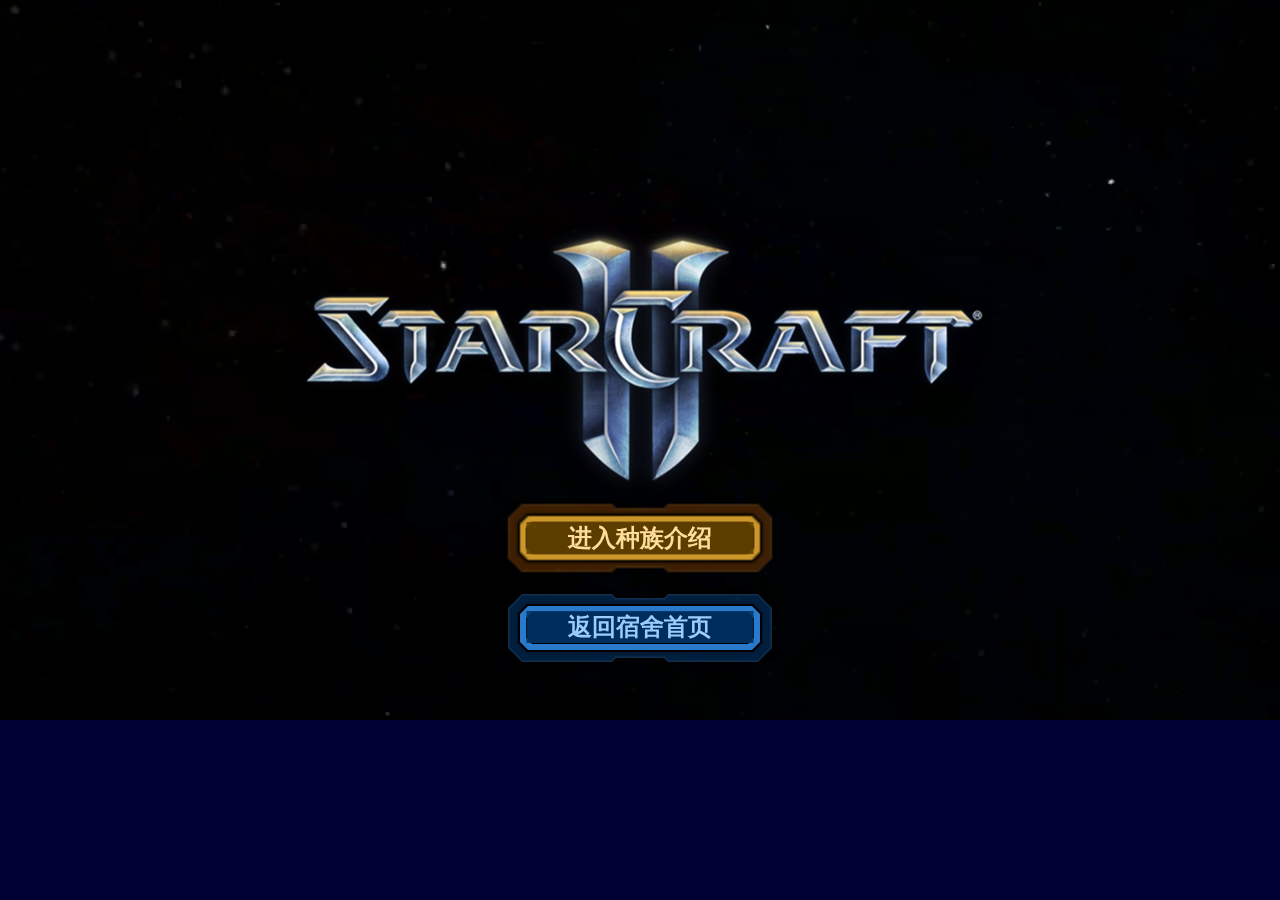
<file: index.html>
<!DOCTYPE html>
<html lang="en">
<head>
    <meta charset="UTF-8">
    <meta name="viewport" content="width=device-width, initial-scale=1.0">
    <title>首页</title>
    <style>
        body{
            background-color: #000033;
        }
        .above{
            position: absolute;
            top: 40%;
            left: 50%;
            transform: translate(-50%, -50%);
            justify-content: center;
            text-align: center;
        }
        .btd{
            position: absolute;
            top: 60%;
            left: 50%;
            transform: translate(-50%, -50%);
        }
        .btd img{
            transform: scale(2);
        }
        .btd1{
            position: absolute;
            text-align: center;
            top: 45%;
            left: 50%;
            width: 227px;
            transform: translate(-50%, -50%);
            font-size: x-large;
            font-weight: 700;
            color: #fd9;
            background-color:rgba(102,68,0,0.9);
            user-select: none;
        }
        .btd1:hover{
            color: #fff;
            background-color:rgba(178, 121, 6, 0.9);
            cursor:pointer;
        }
        .Btd{
            position: absolute;
            top: 70%;
            left: 50%;
            transform: translate(-50%, -50%);
        }
        .Btd1{
            position: absolute;
            text-align: center;
            top: 47%;
            left: 50%;
            width: 227px;
            transform: translate(-50%, -50%);
            font-size: x-large;
            font-weight: 700;
            color: #9cf;
            background-color:rgba(0,51,102,.9);
            user-select: none;
        }
        .Btd1:hover{
            color: #fff;
            background-color:rgba(0, 86, 172, 0.9);;
            cursor:pointer;
        }
        a{
            text-decoration:none;
        }
        video{
            position: absolute;
            top: 0px;
            left: 0px;
        }
    </style>
</head>
    <body>
        <video playsinline="true" autoplay="true" muted="true" loop="true" width=100%>
            <source src="./vedios/login.mp4" type="video/mp4">
        </video>
        <div class="above"><img src="./images/logo.png" alt=""></div>
        <div class="btd">
            <div>
                <img src="./images/buttom.png" alt=""> 
                <a href="./webs/home.html" class="btd1">进入种族介绍</a>
            </div>
        </div>
        <div class="Btd">
            <img src="./images/return.png" alt=""> 
            <a href="./sample.html" class="Btd1">返回宿舍首页</a>
        </div>
    </body>
</html>
</file>
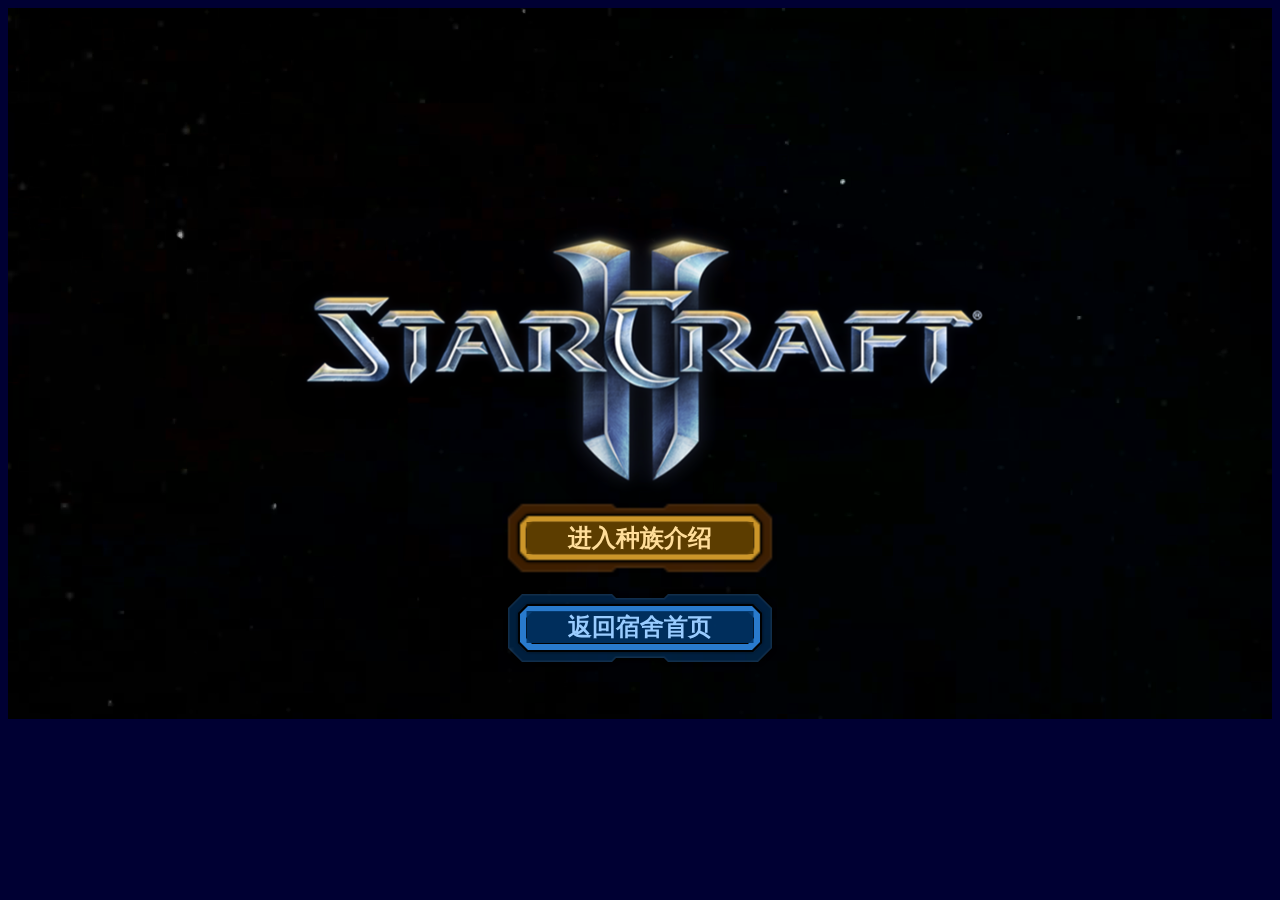
<file: login.html>
<!DOCTYPE html>
<html lang="en">
<head>
    <meta charset="UTF-8">
    <meta name="viewport" content="width=device-width, initial-scale=1.0">
    <title>login</title>
    <style>
        body{
            background-color: #000033;
        }
        .above{
            position: absolute;
            top: 40%;
            left: 50%;
            transform: translate(-50%, -50%);
            justify-content: center;
            text-align: center;
        }
        .btd{
            position: absolute;
            top: 60%;
            left: 50%;
            transform: translate(-50%, -50%);
        }
        .btd img{
            transform: scale(2);
        }
        .btd1{
            position: absolute;
            text-align: center;
            top: 45%;
            left: 50%;
            width: 227px;
            transform: translate(-50%, -50%);
            font-size: x-large;
            font-weight: 700;
            color: #fd9;
            background-color:rgba(102,68,0,0.9);
            user-select: none;
        }
        .btd1:hover{
            color: #fff;
            background-color:rgba(178, 121, 6, 0.9);
            cursor:pointer;
        }
        .Btd{
            position: absolute;
            top: 70%;
            left: 50%;
            transform: translate(-50%, -50%);
        }
        .Btd1{
            position: absolute;
            text-align: center;
            top: 47%;
            left: 50%;
            width: 227px;
            transform: translate(-50%, -50%);
            font-size: x-large;
            font-weight: 700;
            color: #9cf;
            background-color:rgba(0,51,102,.9);
            user-select: none;
        }
        .Btd1:hover{
            color: #fff;
            background-color:rgba(0, 86, 172, 0.9);;
            cursor:pointer;
        }
        a{
            text-decoration:none;
        }
    </style>
</head>
    <body>
        <video playsinline="true" autoplay="true" muted="true" loop="true" width=100%>
            <source src="./login.mp4" type="video/mp4">
        </video>
        <div class="above"><img src="./logo.png" alt=""></div>
        <div class="btd">
            <div>
                <img src="./buttom.png" alt=""> 
                <a href="./home.html" class="btd1">进入种族介绍</a>
            </div>
        </div>
        <div class="Btd">
            <img src="./return.png" alt=""> 
            <a href="./sample.html" class="Btd1">返回宿舍首页</a>
        </div>
    </body>
</html>
</file>
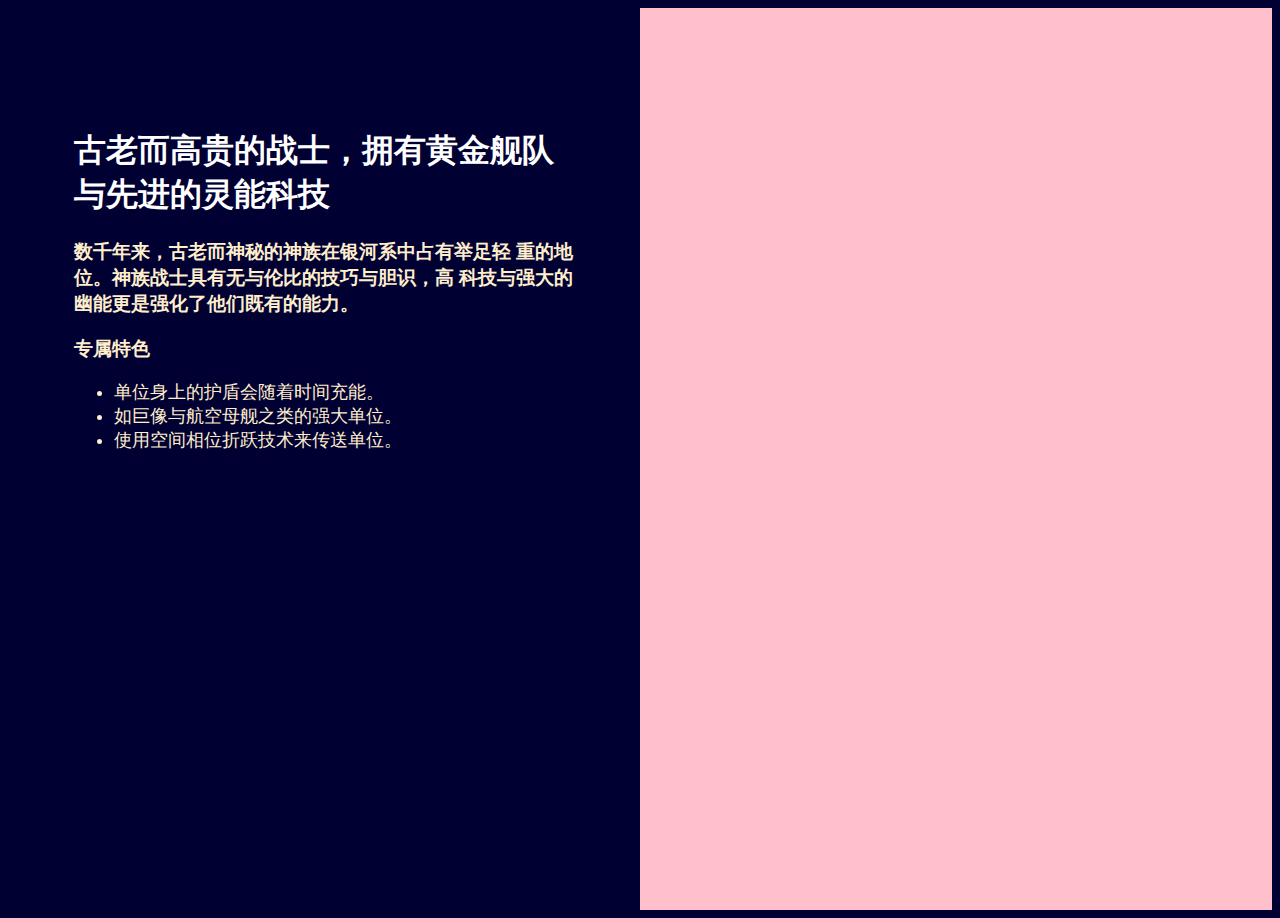
<file: protoss.html>
<!DOCTYPE html>
<html lang="en">
<head>
    <meta charset="UTF-8">
    <meta name="viewport" content="width=device-width, initial-scale=1.0">
    <title>星灵</title>
    <style>
        body{
            background-color: #000033;
        }
        .container {
            display: flex;
            flex: 1;
            background-color: #000033;
            width: 50%;
            height: 100vh;
            align-items: center;
            justify-content: center;
        }
        ul {
        list-style-type: disc;
        color: #fec;
        } 
        h1{
            color: #fff;
        }
        h3{
            color: #fec;
        }
        li{
            color:#fec;
            font-size: large;
        }
        .inner{
            width:500px;
            height: 700px;
        }
        .pic{
            width: auto;
            height:33.4vh;
            background-color:pink;
        }
        .outer {
            display: flex;
        }
        .right {
            flex: 1;
        }
    </style>
</head>
<body>
<div class="outer"> 
    <div class="container">
        <div class="inner">
        <h1>古老而高贵的战士，拥有黄金舰队与先进的灵能科技</h1>
        <h3>数千年来，古老而神秘的神族在银河系中占有举足轻
            重的地位。神族战士具有无与伦比的技巧与胆识，高
            科技与强大的幽能更是强化了他们既有的能力。</h3>
        <h3>专属特色</h3>
        <ul>
            <li>单位身上的护盾会随着时间充能。</li>
            <li>如巨像与航空母舰之类的强大单位。</li>
            <li>使用空间相位折跃技术来传送单位。</li>
        </ul>
        </div>
    </div>
    <div class="right">
        <div class="pic"></div>
        <div class="pic"></div>
        <div class="pic"></div>
    </div>
</div>
  </body>
</html>
</file>
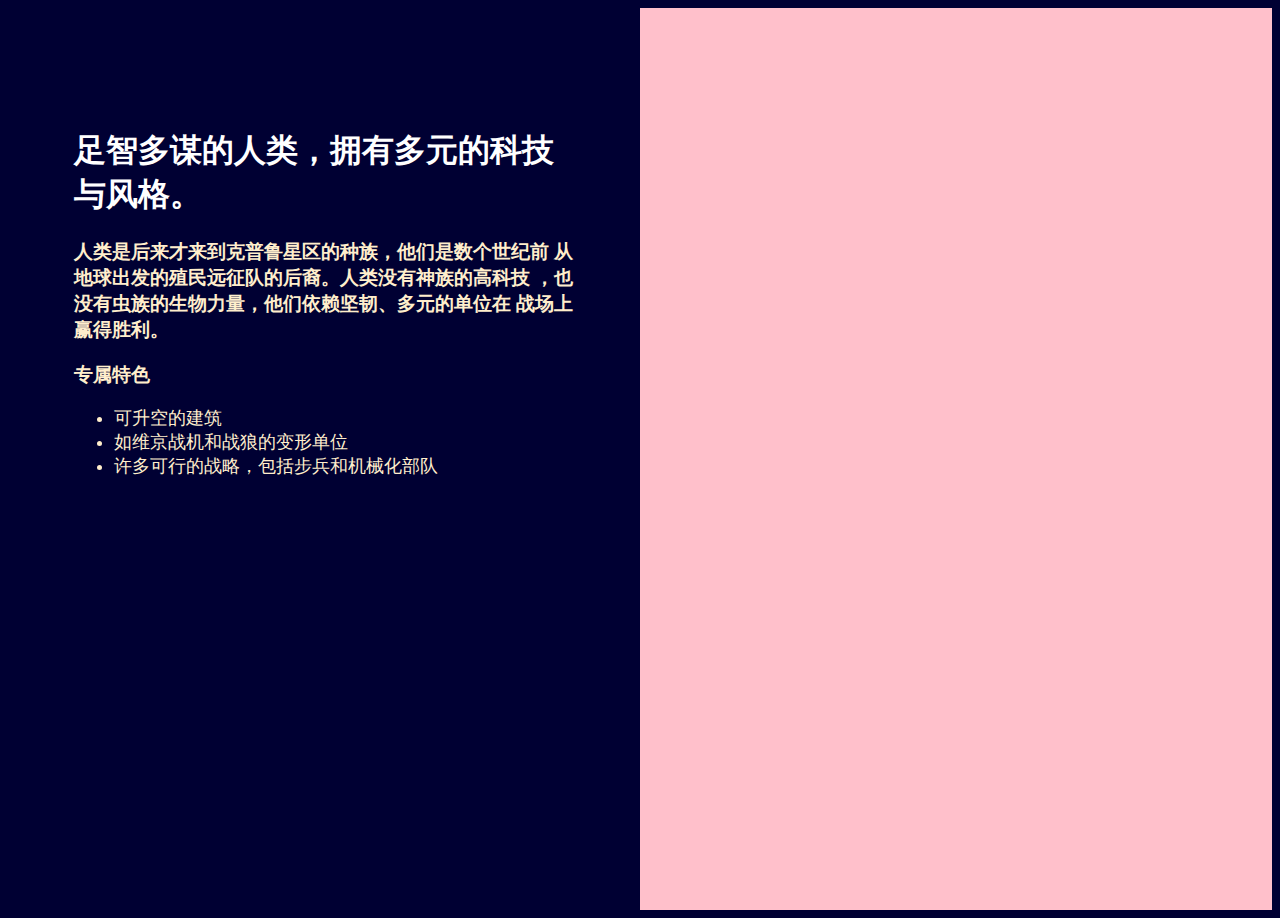
<file: terran.html>
<!DOCTYPE html>
<html lang="en">
<head>
    <meta charset="UTF-8">
    <meta name="viewport" content="width=device-width, initial-scale=1.0">
    <title>人类</title>
    <style>
        body{
            background-color: #000033;
        }
        .container {
            display: flex;
            flex: 1;
            background-color: #000033;
            width: 50%;
            height: 100vh;
            align-items: center;
            justify-content: center;
        }
        ul {
        list-style-type: disc;
        color: #fec;
        } 
        h1{
            color: #fff;
        }
        h3{
            color: #fec;
        }
        li{
            color:#fec;
            font-size: large;
        }
        .inner{
            width:500px;
            height: 700px;
        }
        .pic{
            width: auto;
            height:33.4vh;
            background-color:pink;
        }
        .outer {
            display: flex;
        }
        .right {
            flex: 1;
        }
    </style>
</head>
<body>
<div class="outer"> 
    <div class="container">
        <div class="inner">
        <h1>足智多谋的人类，拥有多元的科技与风格。</h1>
        <h3>人类是后来才来到克普鲁星区的种族，他们是数个世纪前
            从地球出发的殖民远征队的后裔。人类没有神族的高科技
            ，也没有虫族的生物力量，他们依赖坚韧、多元的单位在
            战场上赢得胜利。</h3>
        <h3>专属特色</h3>
        <ul>
            <li>可升空的建筑</li>
            <li>如维京战机和战狼的变形单位</li>
            <li>许多可行的战略，包括步兵和机械化部队</li>
        </ul>
        </div>
    </div>
    <div class="right">
        <div class="pic"></div>
        <div class="pic"></div>
        <div class="pic"></div>
    </div>
</div>
  </body>
</html>
</file>
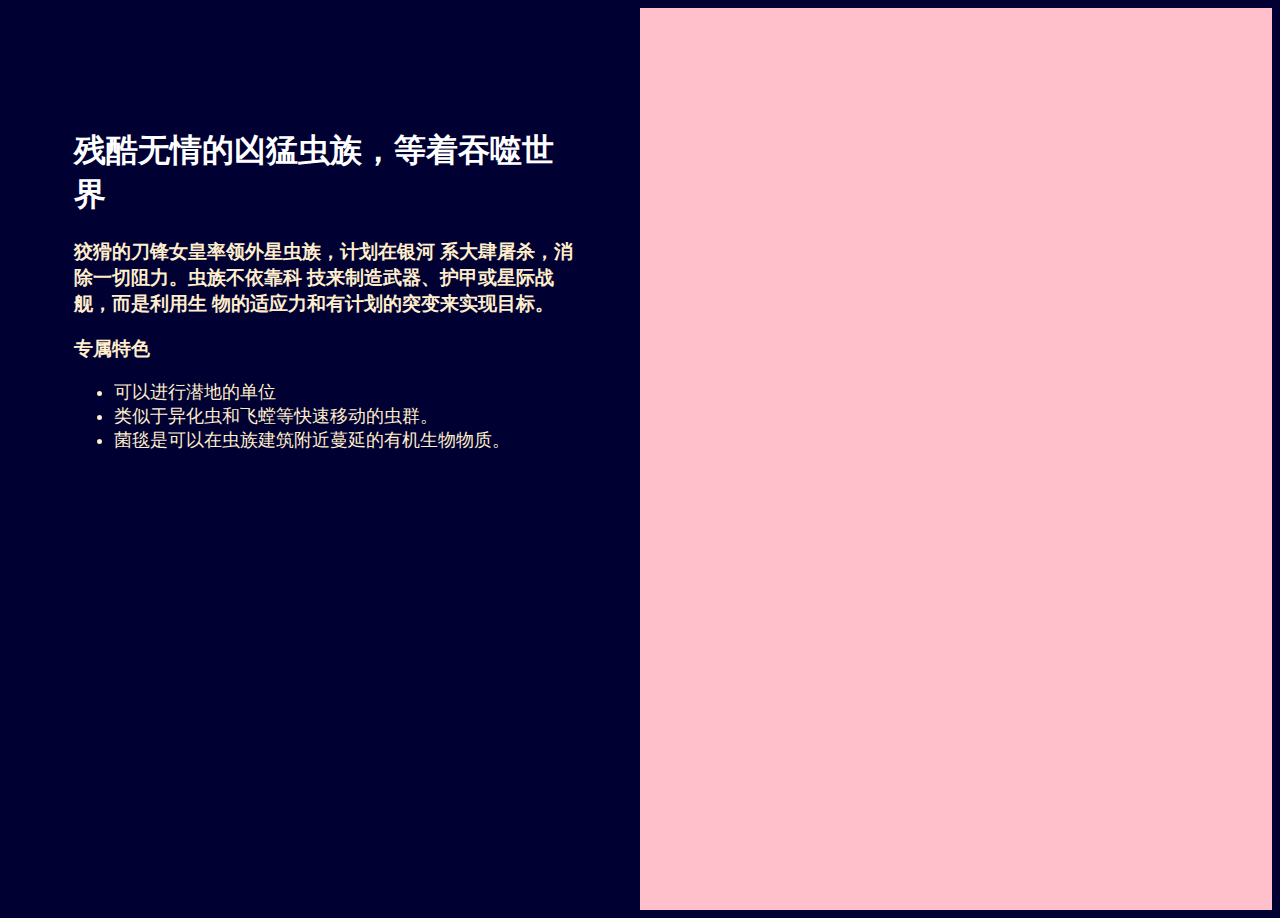
<file: zerg.html>
<!DOCTYPE html>
<html lang="en">
<head>
    <meta charset="UTF-8">
    <meta name="viewport" content="width=device-width, initial-scale=1.0">
    <title>虫族</title>
    <style>
        body{
            background-color: #000033;
        }
        .container {
            display: flex;
            flex: 1;
            background-color: #000033;
            width: 50%;
            height: 100vh;
            align-items: center;
            justify-content: center;
        }
        ul {
        list-style-type: disc;
        color: #fec;
        } 
        h1{
            color: #fff;
        }
        h3{
            color: #fec;
        }
        li{
            color:#fec;
            font-size: large;
        }
        .inner{
            width:500px;
            height: 700px;
        }
        .pic{
            width: auto;
            height:33.4vh;
            background-color:pink;
        }
        .outer {
            display: flex;
        }
        .right {
            flex: 1;
        }
    </style>
</head>
<body>
<div class="outer"> 
    <div class="container">
        <div class="inner">
        <h1>残酷无情的凶猛虫族，等着吞噬世界</h1>
        <h3>狡猾的刀锋女皇率领外星虫族，计划在银河
            系大肆屠杀，消除一切阻力。虫族不依靠科
            技来制造武器、护甲或星际战舰，而是利用生
            物的适应力和有计划的突变来实现目标。</h3>
        <h3>专属特色</h3>
        <ul>
            <li>可以进行潜地的单位</li>
            <li>类似于异化虫和飞螳等快速移动的虫群。</li>
            <li>菌毯是可以在虫族建筑附近蔓延的有机生物物质。</li>
        </ul>
        </div>
    </div>
    <div class="right">
        <div class="pic"></div>
        <div class="pic"></div>
        <div class="pic"></div>
    </div>
</div>
  </body>
</html>
</file>
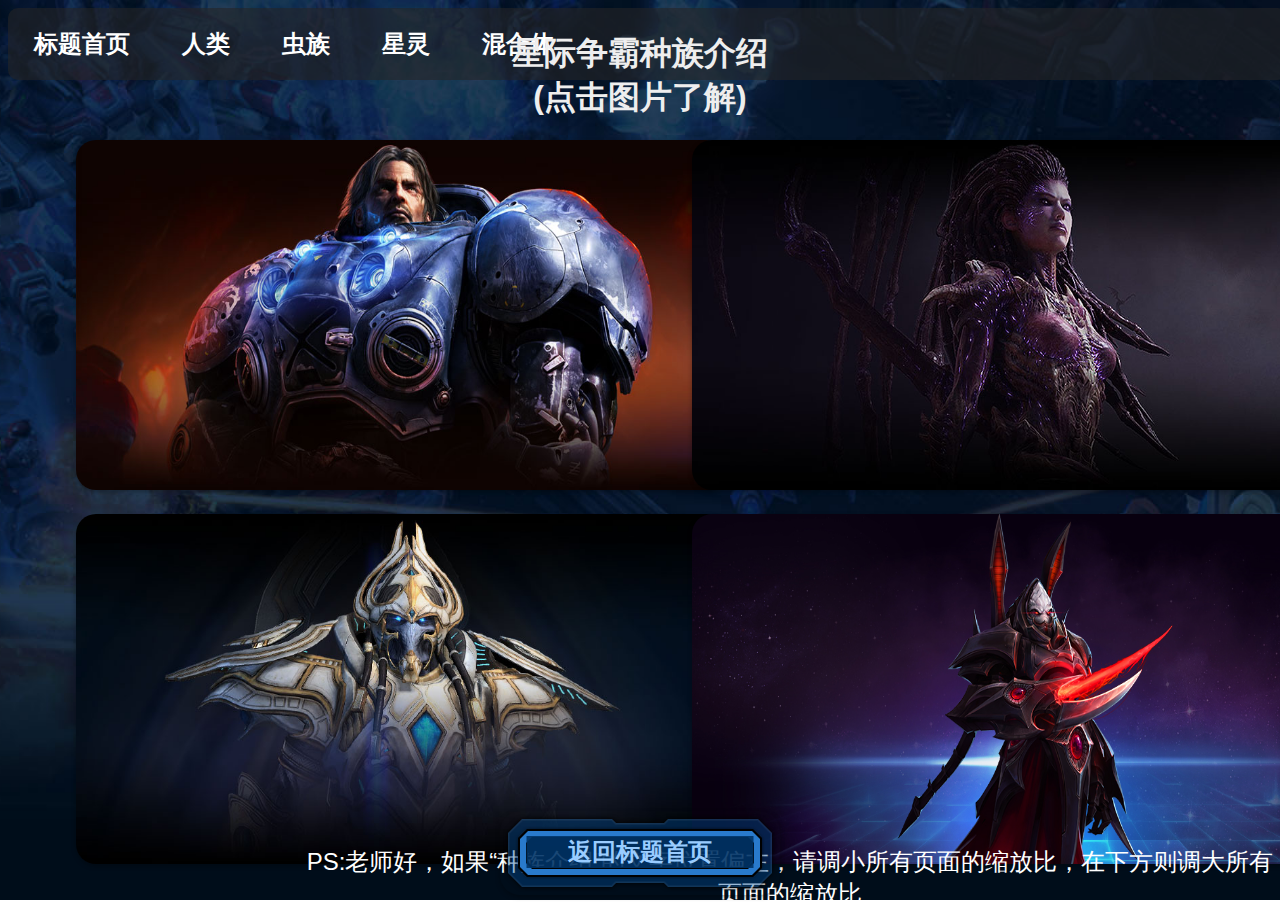
<file: webs/home.html>
<!DOCTYPE html>
<html lang="en">
<head>
    <meta charset="UTF-8">
    <meta name="viewport" content="width=device-width, initial-scale=1.0">
    <title>目录</title>
    <style>
        * {
            margin: 0;
            padding: 0;
            box-sizing: border-box;
        }
        div{
            user-select: none;
        }
        body {
            font-family: Arial, sans-serif;
            background-image: url(../images/bg1.jpg);
            background-size: cover;
            background-repeat: no-repeat;
            background-position: center;
            display: flex;
            justify-content: center;
            text-align: center;
            min-height: 100vh;
            flex-direction: column;
        }
        .containerl {
            display: inline-block;
            margin-right: 100px;
            border-radius: 5px;
            width: 40%;
            margin-top: 20px;
        }
        .container {
            display: inline-block;
            width: 40%;
        }
        .tit{
            font-size: xx-large;
            font-weight: bold;
            color: #eee;
            width: 300px;
            margin: 0 auto;
            z-index: 2;
        }
        img {
            border-radius: 20px;
            box-shadow: 0 2px 5px rgba(0, 0, 0, 0.3);
        }
        img:hover {
        border: 5px solid rgba(0, 0, 0, 0);
        }  
        .nav {
            position: absolute;
            top: 8px;
            left: 8px;
            width: 100%;
            list-style-type: none;
            margin: 0;
            padding: 0;
            overflow: hidden;
            background-color: rgba(36, 37, 38, 0.6);
            user-select: none;
            border-radius: 10px;
            justify-content: center;
        }
        .nav li {
            float: left;
        }

        .nav li a{
            display: inline-block;
            color: white;
            text-align: center;
            padding: 20px 26px;
            text-decoration: none;
            font-size: x-large;
            font-weight: bold;
        }

        .nav li a:hover{
            background-color:#a3b8cc;;
        }
        .PS{
            position: absolute;
            bottom: -10px;
            left:300px;
            color: #fff;
            font-size:x-large;
        }
        .Btd{
            position: absolute;
            top: 95%;
            left: 50%;
            transform: translate(-50%, -50%);
        }
        .Btd1{
            position: absolute;
            text-align: center;
            top: 47%;
            left: 50%;
            width: 227px;
            transform: translate(-50%, -50%);
            font-size: x-large;
            font-weight: 700;
            color: #9cf;
            background-color:rgba(0,51,102,.9);
            user-select: none;
        }
        .Btd1:hover{
            color: #fff;
            background-color:rgba(0, 86, 172, 0.9);;
            cursor:pointer;
        }
        a{
            text-decoration:none;
        }
    </style>
</head>
<body>
    <ul class="nav">
        <li><a href="../index.html">标题首页</a></li>
        <li><a href="./terran.html">人类</a></li>
        <li><a href="./zerg.html">虫族</a></li>
        <li><a href="./protoss.html">星灵</a></li>
        <li><a href="./mixture.html">混合体</a></li>
    </ul>
    <div class="tit">星际争霸种族介绍 (点击图片了解)</div>
<div>
        <a class="containerl" href="./terran.html">
        <img src="../images/terran.jpg" alt="" width="650px" height="350px">
        </a>
        <a class="container" href="./zerg.html"> 
        <img src="../images/zerg.jpg" alt="" width="650px" height="350px">
        </a>
        <a class="containerl" href="./protoss.html">
        <img src="../images/protoss.jpg" alt="" width="650px" height="350px">
        </a>
        <a class="container" href="./mixture.html">
        <img src="../images/mixture.png" alt="" width="650px" height="350px">
        </a>
    </div>
</div>
    <div class="PS">PS:老师好，如果“种族介绍”的文字位置偏左，请调小所有页面的缩放比，在下方则调大所有页面的缩放比</div>
    <div class="Btd">
        <img src="../images/return.png" alt=""> 
        <a href="../index.html" class="Btd1">返回标题首页</a>
    </div>
</body>
</html>
</file>
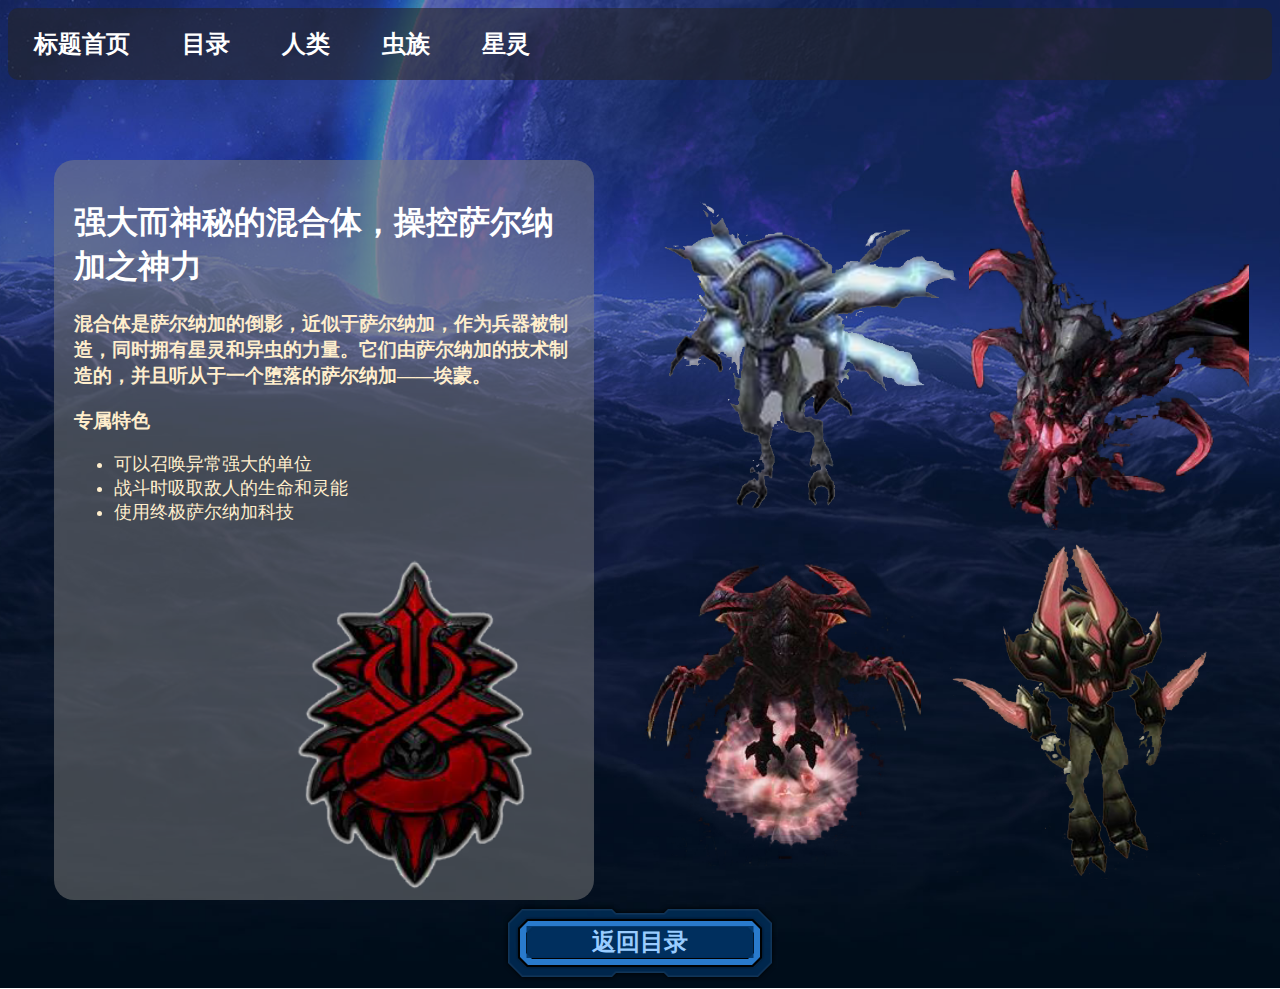
<file: webs/mixture.html>
<!DOCTYPE html>
<html lang="en">
<head>
    <meta charset="UTF-8">
    <meta name="viewport" content="width=device-width, initial-scale=1.0">
    <title>混合体</title>
    <style>
        body{
            background-image: url(../images/bg3.jpg);
            background-size: cover;
            background-repeat: no-repeat;
            background-position: center;
        }
        .container {
            display: flex;
            flex: 1;
            width: 50%;
            height: 100vh;
            align-items: center;
            justify-content: center;
        }
        .inner ul {
        list-style-type: disc;
        color: #fec;
        } 
        h1{
            color: #fff;
        }
        h3{
            color: #fec;
        }
        .inner li{
            color:#fec;
            font-size: large;
        }
        .inner{
            width:500px;
            height:700px;
            padding:20px;
            background-color: rgba(128, 128, 128, 0.5);
            border-radius: 20px;
        }
        .pic{
            width: auto;
            height:40vh;
        }
        .outer {
            display: flex;
        }
        .right {
            flex: 1;
        }
        .T{
            position: absolute;
            bottom: 30px;
            left: 270px;
            transform: scale(1.2);
        }
        image{
            user-select: none;
        }
        .nav {
            list-style-type: none;
            margin: 0;
            padding: 0;
            overflow: hidden;
            background-color: rgba(36, 37, 38, 0.6);
            user-select: none;
            border-radius: 10px;
        }
        .nav li {
            float: left;
        }

        .nav li a{
            display: inline-block;
            color: white;
            text-align: center;
            padding: 20px 26px;
            text-decoration: none;
            font-size: x-large;
            font-weight: bold;
        }

        .nav li a:hover{
            background-color:#a3b8cc;;
        }
        .Btd{
            position: absolute;
            top: 105%;
            left: 50%;
            transform: translate(-50%, -50%);
        }
        .Btd1{
            position: absolute;
            text-align: center;
            top: 47%;
            left: 50%;
            width: 227px;
            transform: translate(-50%, -50%);
            font-size: x-large;
            font-weight: 700;
            color: #9cf;
            background-color:rgba(0,51,102,.9);
            user-select: none;
        }
        .Btd1:hover{
            color: #fff;
            background-color:rgba(0, 86, 172, 0.9);;
            cursor:pointer;
        }
        a{
            text-decoration:none;
        }
    </style>
</head>
<body>
    <ul class="nav">
        <li><a href="../index.html">标题首页</a></li>
        <li><a href="./home.html">目录</a></li>
        <li><a href="./terran.html">人类</a></li>
        <li><a href="./zerg.html">虫族</a></li>
        <li><a href="./protoss.html">星灵</a></li>
    </ul>
<div class="outer"> 
    <div class="container">
        <div class="inner">
        <h1>强大而神秘的混合体，操控萨尔纳加之神力</h1>
        <h3>混合体是萨尔纳加的倒影，近似于萨尔纳加，作为兵器被制造，同时拥有星灵和异虫的力量。它们由萨尔纳加的技术制造的，并且听从于一个堕落的萨尔纳加——埃蒙。</h3>
        <h3>专属特色</h3>
        <ul>
            <li>可以召唤异常强大的单位</li>
            <li>战斗时吸取敌人的生命和灵能</li>
            <li>使用终极萨尔纳加科技</li>
        </ul>
        <img class="T" src="../images/mix.png" alt="">
        </div>
    </div>
    <div class="right">
        <div style="height:10vh;"></div>
       <img class="pic" src="../images/green.png" alt="">
       <img class="pic" src="../images/red.png" alt="">
       <img class="pic" src="../images/normal.png" alt="">
       <img class="pic" src="../images/jin.png" alt="">
    </div>
</div>
<div class="Btd">
    <img src="../images/return.png" alt=""> 
    <a href="./home.html" class="Btd1">返回目录</a>
</div>
  </body>
</html>
</file>
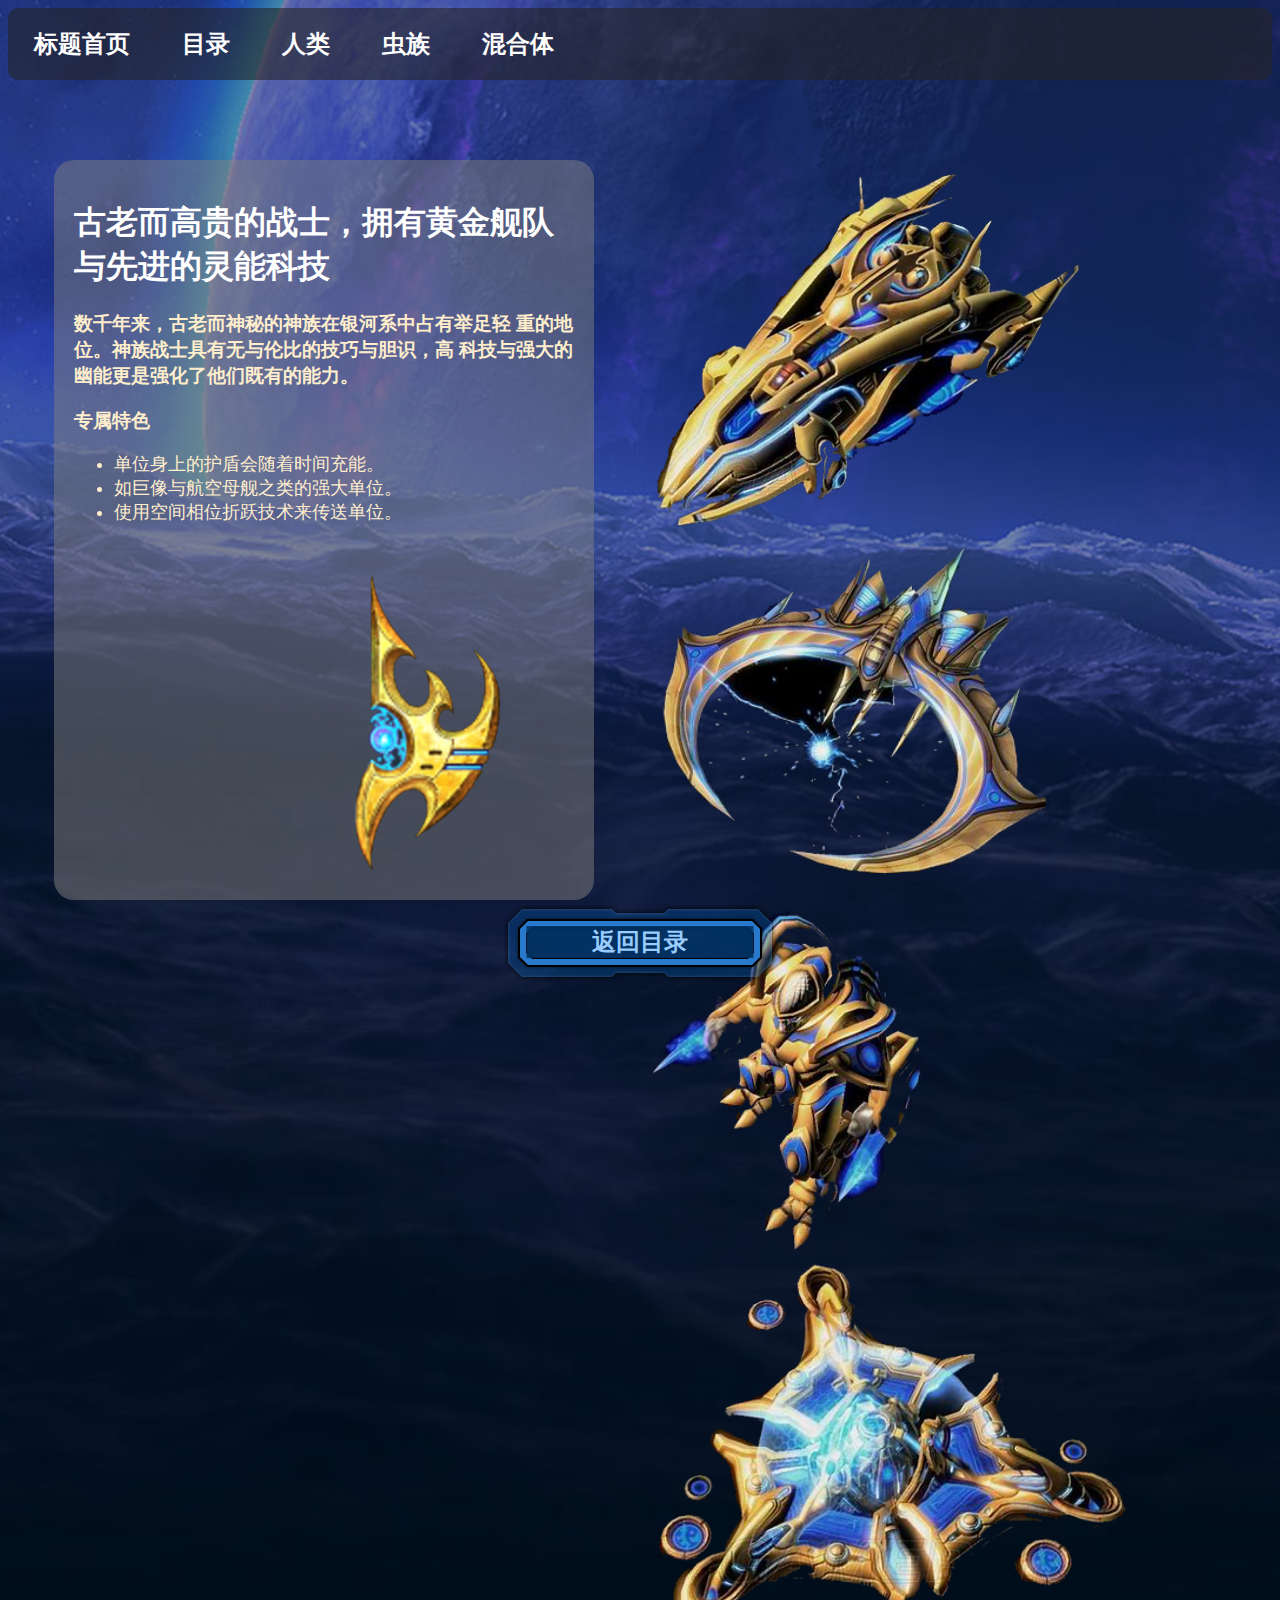
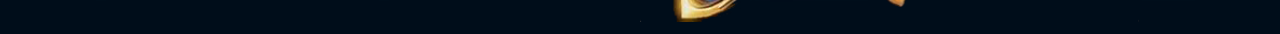
<file: webs/protoss.html>
<!DOCTYPE html>
<html lang="en">
<head>
    <meta charset="UTF-8">
    <meta name="viewport" content="width=device-width, initial-scale=1.0">
    <title>星灵</title>
    <style>
        body{
           background-image: url(../images/bg3.jpg);
           background-size: cover;
           background-repeat: no-repeat;
           background-position: center;
       }
       .container {
           display: flex;
           flex: 1;
           width: 50%;
           height: 100vh;
           align-items: center;
           justify-content: center;
       }
       .inner ul {
       list-style-type: disc;
       color: #fec;
       } 
       h1{
           color: #fff;
       }
       h3{
           color: #fec;
       }
       .inner li{
           color:#fec;
           font-size: large;
       }
       .inner{
           width:500px;
           height:700px;
           padding:20px;
           background-color: rgba(128, 128, 128, 0.5);
           border-radius: 20px;
       }
       .pic{
           width: auto;
           height:40vh;
       }
       .outer {
           display: flex;
       }
       .right {
           flex: 1;
       }
       .T{
           position: absolute;
           left: 230px;
           bottom: -20px;
           transform: scale(0.8);
       }
       image{
            user-select: none;
        }
        .nav {
            list-style-type: none;
            margin: 0;
            padding: 0;
            overflow: hidden;
            background-color: rgba(36, 37, 38, 0.6);
            user-select: none;
            border-radius: 10px;
        }
        .nav li {
            float: left;
        }

        .nav li a{
            display: inline-block;
            color: white;
            text-align: center;
            padding: 20px 26px;
            text-decoration: none;
            font-size: x-large;
            font-weight: bold;
        }

        .nav li a:hover{
            background-color:#a3b8cc;;
        }
        .Btd{
            position: absolute;
            top: 105%;
            left: 50%;
            transform: translate(-50%, -50%);
        }
        .Btd1{
            position: absolute;
            text-align: center;
            top: 47%;
            left: 50%;
            width: 227px;
            transform: translate(-50%, -50%);
            font-size: x-large;
            font-weight: 700;
            color: #9cf;
            background-color:rgba(0,51,102,.9);
            user-select: none;
        }
        .Btd1:hover{
            color: #fff;
            background-color:rgba(0, 86, 172, 0.9);;
            cursor:pointer;
        }
        a{
            text-decoration:none;
        }
   </style>
</head>
<body>
    <ul class="nav">
        <li><a href="../index.html">标题首页</a></li>
        <li><a href="./home.html">目录</a></li>
        <li><a href="./terran.html">人类</a></li>
        <li><a href="./zerg.html">虫族</a></li>
        <li><a href="./mixture.html">混合体</a></li>
    </ul>
<div class="outer"> 
    <div class="container">
        <div class="inner">
        <h1>古老而高贵的战士，拥有黄金舰队与先进的灵能科技</h1>
        <h3>数千年来，古老而神秘的神族在银河系中占有举足轻
            重的地位。神族战士具有无与伦比的技巧与胆识，高
            科技与强大的幽能更是强化了他们既有的能力。</h3>
        <h3>专属特色</h3>
        <ul>
            <li>单位身上的护盾会随着时间充能。</li>
            <li>如巨像与航空母舰之类的强大单位。</li>
            <li>使用空间相位折跃技术来传送单位。</li>
        </ul>
        <img class="T" src="../images/P.png" alt="">
    </div>
</div>
<div class="right">
    <div style="height:10vh;"></div>
   <img class="pic" src="../images/hang.png" alt="">
   <img class="pic" src="../images/za.png" alt="">
   <img class="pic" src="../images/zlo.png" alt="">
   <img class="pic" src="../images/mu.png" alt="">
</div>
</div>
<div class="Btd">
    <img src="../images/return.png" alt=""> 
    <a href="./home.html" class="Btd1">返回目录</a>
</div>
</body>
</html>
</file>
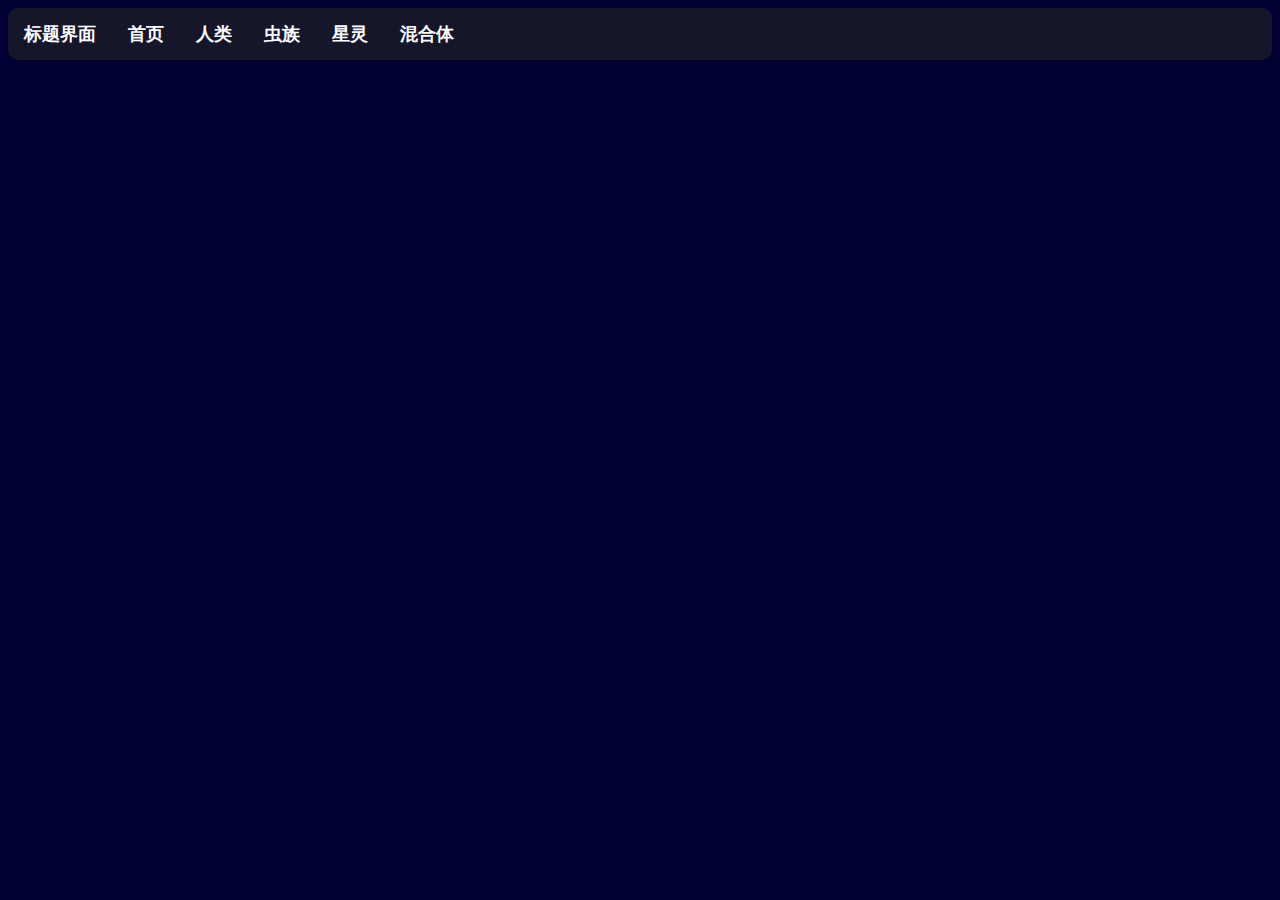
<file: webs/sample.html>
<!DOCTYPE html>
<html lang="en">
<head>
    <meta charset="UTF-8">
    <meta name="viewport" content="width=device-width, initial-scale=1.0">
    <title>竖线隔开的导航栏</title>
    <style>
        body{
            background-color: #000033;
        }
        ul {
            list-style-type: none;
            margin: 0;
            padding: 0;
            overflow: hidden;
            background-color: rgba(36, 37, 38, 0.6);
            user-select: none;
            border-radius: 10px;
        }

        li {
            float: left;
        }

        li a{
            display: inline-block;
            color: white;
            text-align: center;
            padding: 14px 16px;
            text-decoration: none;
            font-size: large;
            font-weight: bold;
        }

        li a:hover{
            background-color:#a3b8cc;;
        }
    </style>
</head>
<body>

    <ul>
        <li><a href="#home">标题界面</a></li>
        <li><a href="#home">首页</a></li>
        <li><a href="#home">人类</a></li>
        <li><a href="#contact">虫族</a></li>
        <li><a href="#about">星灵</a></li>
        <li><a href="#about">混合体</a></li>
    </ul>

</body>
</html>
</file>
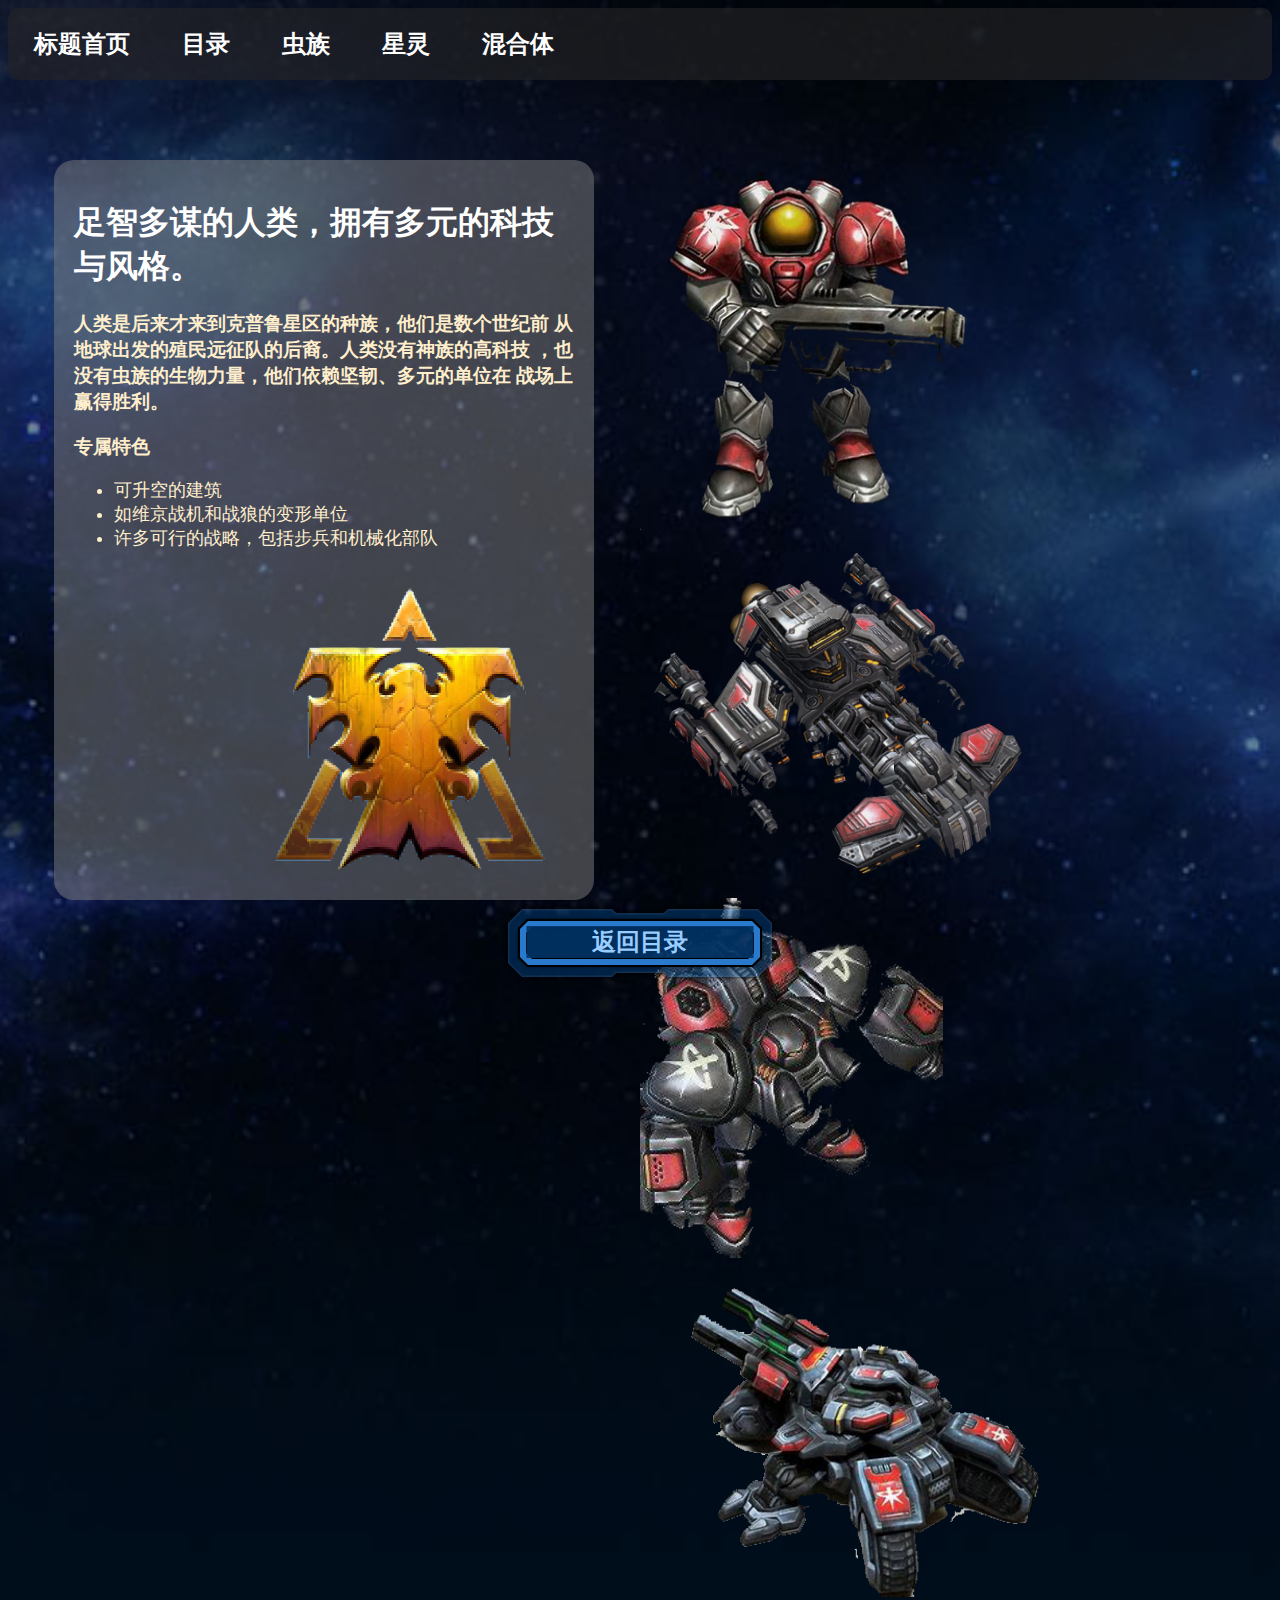
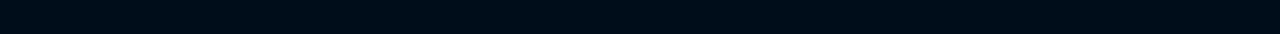
<file: webs/terran.html>
<!DOCTYPE html>
<html lang="en">
<head>
    <meta charset="UTF-8">
    <meta name="viewport" content="width=device-width, initial-scale=1.0">
    <title>人类</title>
    <style>
        body{
            background-image: url(../images/bg.jpg);
            background-size: cover;
            background-repeat: no-repeat;
            background-position: center;
        }
        .container {
            display: flex;
            flex: 1;
            width: 50%;
            height: 100vh;
            align-items: center;
            justify-content: center;
        }
        .nav {
            list-style-type: none;
            margin: 0;
            padding: 0;
            overflow: hidden;
            background-color: rgba(36, 37, 38, 0.6);
            user-select: none;
            border-radius: 10px;
        }

        .nav li {
            float: left;
        }

        .nav li a{
            display: inline-block;
            color: white;
            text-align: center;
            padding: 20px 26px;
            text-decoration: none;
            font-size: x-large;
            font-weight: bold;
        }

        .nav li a:hover{
            background-color:#a3b8cc;;
        }
        .inner ul {
        list-style-type: disc;
        color: #fec;
        } 
        h1{
            color: #fff;
        }
        h3{
            color: #fec;
        }
        .inner li{
            color:#fec;
            font-size: large;
        }
        .inner{
            width:500px;
            height:700px;
            padding:20px;
            background-color: rgba(128, 128, 128, 0.5);
            border-radius: 20px;
        }
        .pic{
            width: auto;
            height:40vh;
        }
        .outer {
            display: flex;
        }
        .right {
            flex: 1;
        }
        .T{
            position: absolute;
            bottom: -60px;
            left: 190px;
            transform: scale(0.7);
        }
        image{
            user-select: none;
        }
        .Btd{
            position: absolute;
            top: 105%;
            left: 50%;
            transform: translate(-50%, -50%);
        }
        .Btd1{
            position: absolute;
            text-align: center;
            top: 47%;
            left: 50%;
            width: 227px;
            transform: translate(-50%, -50%);
            font-size: x-large;
            font-weight: 700;
            color: #9cf;
            background-color:rgba(0,51,102,.9);
            user-select: none;
        }
        .Btd1:hover{
            color: #fff;
            background-color:rgba(0, 86, 172, 0.9);;
            cursor:pointer;
        }
        a{
            text-decoration:none;
        }
    </style>
</head>
<body>
    <ul class="nav">
        <li><a href="../index.html">标题首页</a></li>
        <li><a href="./home.html">目录</a></li>
        <li><a href="./zerg.html">虫族</a></li>
        <li><a href="./protoss.html">星灵</a></li>
        <li><a href="./mixture.html">混合体</a></li>
    </ul>
<div class="outer"> 
    <div class="container">
        <div class="inner">
        <h1>足智多谋的人类，拥有多元的科技与风格。</h1>
        <h3>人类是后来才来到克普鲁星区的种族，他们是数个世纪前
            从地球出发的殖民远征队的后裔。人类没有神族的高科技
            ，也没有虫族的生物力量，他们依赖坚韧、多元的单位在
            战场上赢得胜利。</h3>
        <h3>专属特色</h3>
        <ul>
            <li>可升空的建筑</li>
            <li>如维京战机和战狼的变形单位</li>
            <li>许多可行的战略，包括步兵和机械化部队</li>
        </ul>
        <img class="T" src="../images/T.png" alt="">
        </div>
    </div>
    <div class="right">
        <div style="height:10vh;"></div>
       <img class="pic" src="../images/maring.png" alt="">
       <img class="pic" src="../images/battle.png" alt="">
       <img class="pic" src="../images/rabber.png" alt="">
       <img class="pic" src="../images/tank.png" alt="">
    </div>
</div>
<div class="Btd">
    <img src="../images/return.png" alt=""> 
    <a href="./home.html" class="Btd1">返回目录</a>
</div>
  </body>
</html>
</file>
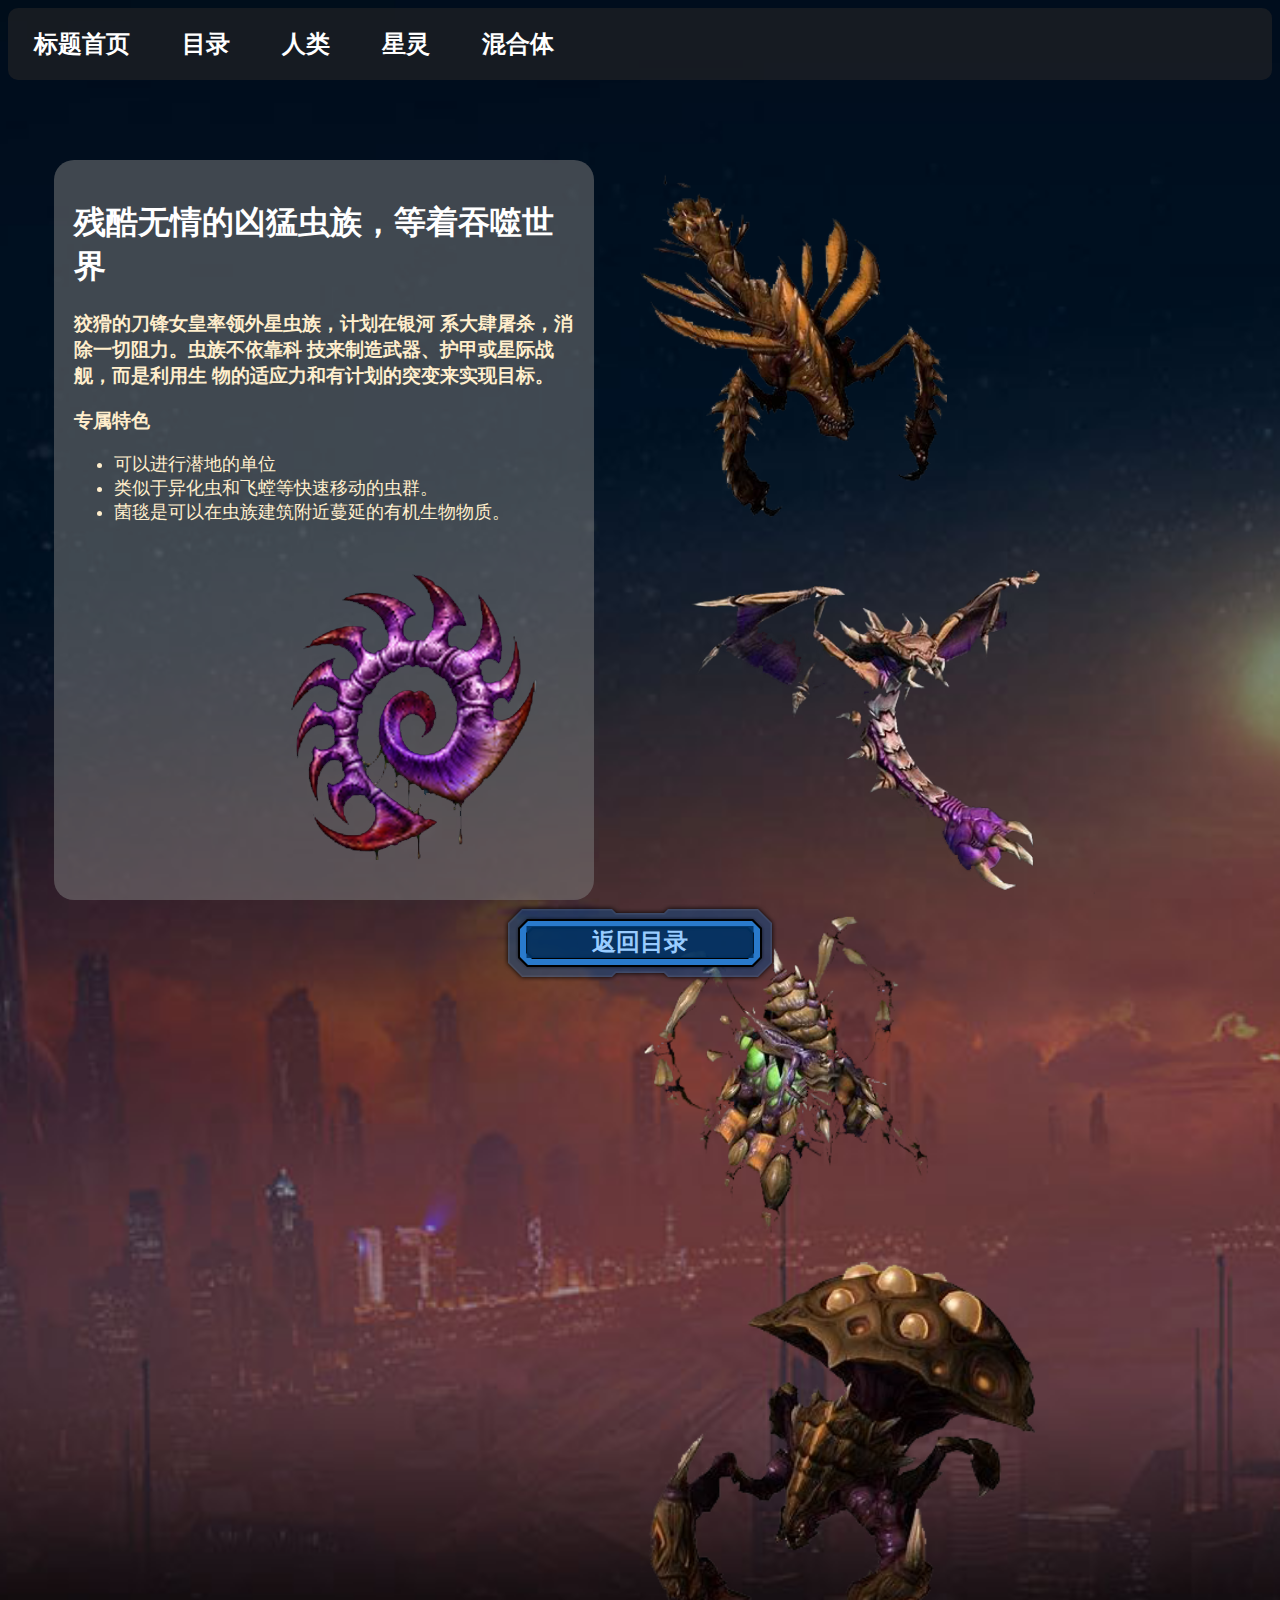
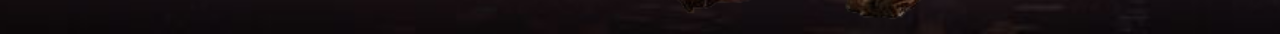
<file: webs/zerg.html>
<!DOCTYPE html>
<html lang="en">
<head>
    <meta charset="UTF-8">
    <meta name="viewport" content="width=device-width, initial-scale=1.0">
    <title>虫族</title>
    <style>
        body{
            background-image: url(../images/bg2.jpg);
            background-size: cover;
            background-repeat: no-repeat;
            background-position: center;
        }
        .nav {
            list-style-type: none;
            margin: 0;
            padding: 0;
            overflow: hidden;
            background-color: rgba(36, 37, 38, 0.6);
            user-select: none;
            border-radius: 10px;
        }
        .nav li {
            float: left;
        }

        .nav li a{
            display: inline-block;
            color: white;
            text-align: center;
            padding: 20px 26px;
            text-decoration: none;
            font-size: x-large;
            font-weight: bold;
        }

        .nav li a:hover{
            background-color:#a3b8cc;;
        }
        .container {
            display: flex;
            flex: 1;
            width: 50%;
            height: 100vh;
            align-items: center;
            justify-content: center;
        }
        .inner ul {
        list-style-type: disc;
        color: #fec;
        } 
        h1{
            color: #fff;
        }
        h3{
            color: #fec;
        }
        .inner li{
            color:#fec;
            font-size: large;
        }
        .inner{
            width:500px;
            height:700px;
            padding:20px;
            background-color: rgba(128, 128, 128, 0.5);
            border-radius: 20px;
        }
        .pic{
            width: auto;
            height:40vh;
        }
        .outer {
            display: flex;
        }
        .right {
            flex: 1;
        }
        .T{
            position: absolute;
            bottom: 40px;
            left: 270px;
            transform: scale(1);
        }
        image{
            user-select: none;
        }
        .Btd{
            position: absolute;
            top: 105%;
            left: 50%;
            transform: translate(-50%, -50%);
        }
        .Btd1{
            position: absolute;
            text-align: center;
            top: 47%;
            left: 50%;
            width: 227px;
            transform: translate(-50%, -50%);
            font-size: x-large;
            font-weight: 700;
            color: #9cf;
            background-color:rgba(0,51,102,.9);
            user-select: none;
        }
        .Btd1:hover{
            color: #fff;
            background-color:rgba(0, 86, 172, 0.9);;
            cursor:pointer;
        }
        a{
            text-decoration:none;
        }
    </style>
</head>
<body>
    <ul class="nav">
        <li><a href="../index.html">标题首页</a></li>
        <li><a href="./home.html">目录</a></li>
        <li><a href="./terran.html">人类</a></li>
        <li><a href="./protoss.html">星灵</a></li>
        <li><a href="./mixture.html">混合体</a></li>
    </ul>
<div class="outer"> 
    <div class="container">
        <div class="inner">
        <h1>残酷无情的凶猛虫族，等着吞噬世界</h1>
        <h3>狡猾的刀锋女皇率领外星虫族，计划在银河
            系大肆屠杀，消除一切阻力。虫族不依靠科
            技来制造武器、护甲或星际战舰，而是利用生
            物的适应力和有计划的突变来实现目标。</h3>
        <h3>专属特色</h3>
        <ul>
            <li>可以进行潜地的单位</li>
            <li>类似于异化虫和飞螳等快速移动的虫群。</li>
            <li>菌毯是可以在虫族建筑附近蔓延的有机生物物质。</li>
        </ul>
        <img class="T" src="../images/Z.png" alt="">
        </div>
    </div>
    <div class="right">
        <div style="height:10vh;"></div>
       <img class="pic" src="../images/snake.png" alt="">
       <img class="pic" src="../images/dragon.png" alt="">
       <img class="pic" src="../images/queen.png" alt="">
       <img class="pic" src="../images/suzhu.png" alt="">
    </div>
</div>
<div class="Btd">
    <img src="../images/return.png" alt=""> 
    <a href="./home.html" class="Btd1">返回目录</a>
</div>
  </body>
</html>
</file>
